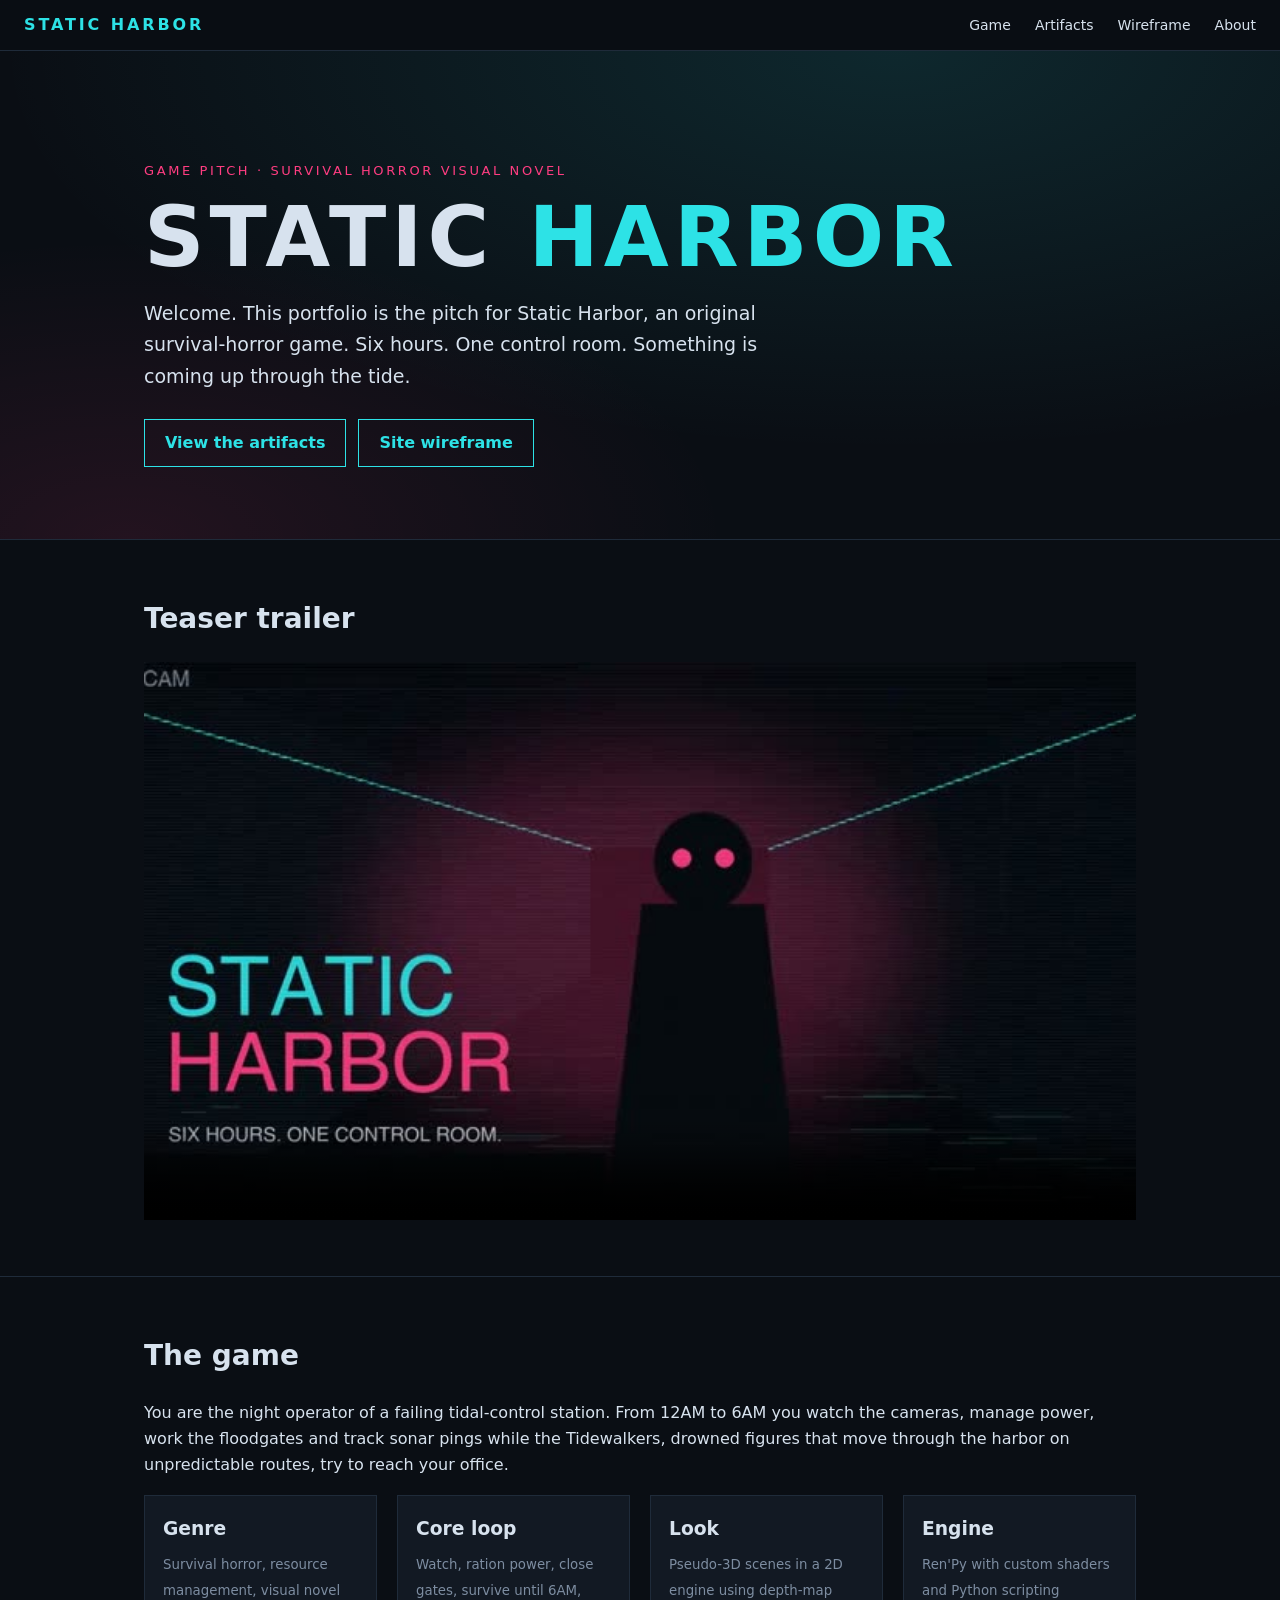
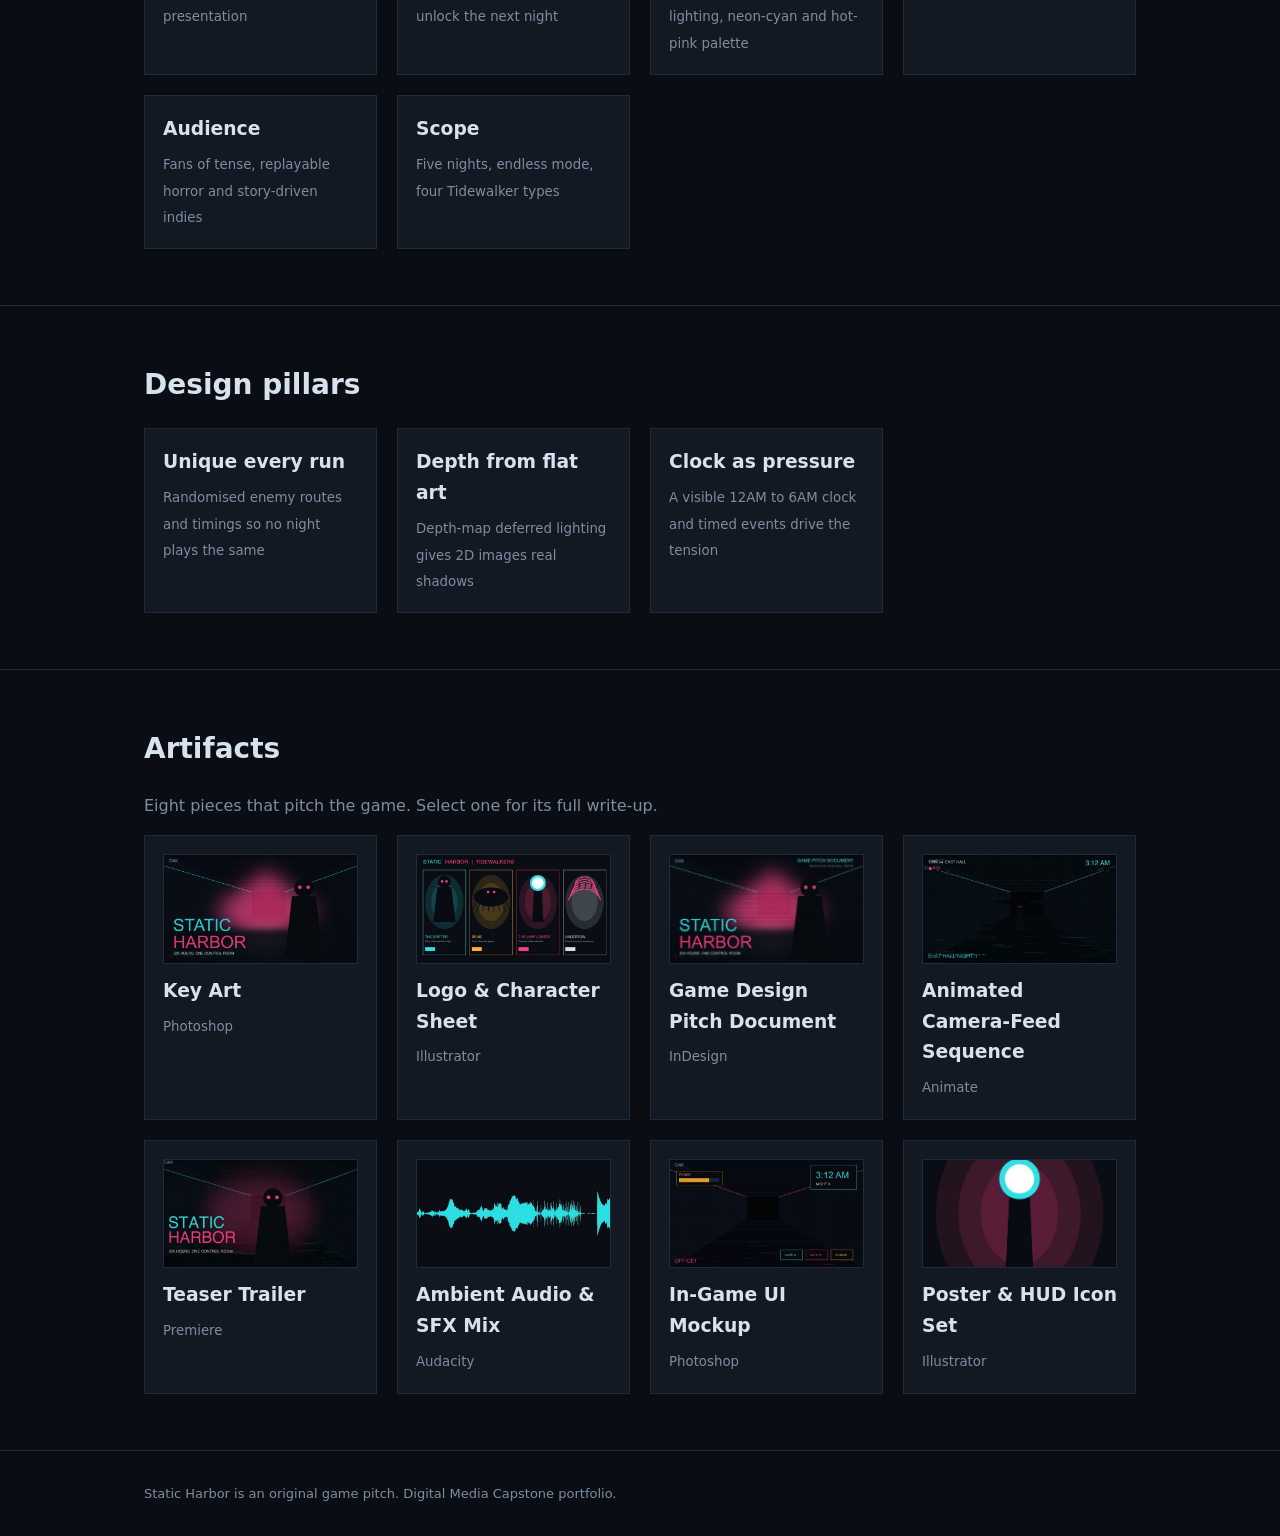
<file: index.html>
<!doctype html><html lang="en"><head><meta charset="utf-8"><meta name="viewport" content="width=device-width,initial-scale=1">
<title>Static Harbor</title><link rel="stylesheet" href="style.css"></head><body><header class="nav"><a class="logo" href="index.html">STATIC HARBOR</a><span class="sp"></span>
<a class="l" href="index.html#about">Game</a><a class="l" href="artifacts.html">Artifacts</a><a class="l" href="wireframe.html">Wireframe</a><a class="l" href="about.html">About</a></header>
<div class="hero"><div class="wrap"><p class="tag">Game pitch · Survival horror visual novel</p>
<h1>STATIC <span>HARBOR</span></h1>
<p class="lead">Welcome. This portfolio is the pitch for Static Harbor, an original survival-horror game. Six hours. One control room. Something is coming up through the tide.</p>
<a class="btn" href="artifacts.html">View the artifacts</a><a class="btn" href="wireframe.html">Site wireframe</a></div></div>
<section id="trailer"><div class="wrap"><h2>Teaser trailer</h2><div class="media"><video src="media/05-trailer.mp4" poster="media/thumbs/05.jpg" controls preload="metadata"></video></div></div></section>
<section id="about"><div class="wrap"><h2>The game</h2>
<p>You are the night operator of a failing tidal-control station. From 12AM to 6AM you watch the cameras, manage power, work the floodgates and track sonar pings while the Tidewalkers, drowned figures that move through the harbor on unpredictable routes, try to reach your office.</p>
<div class="grid">
<div class="card"><h3>Genre</h3><small>Survival horror, resource management, visual novel presentation</small></div>
<div class="card"><h3>Core loop</h3><small>Watch, ration power, close gates, survive until 6AM, unlock the next night</small></div>
<div class="card"><h3>Look</h3><small>Pseudo-3D scenes in a 2D engine using depth-map lighting, neon-cyan and hot-pink palette</small></div>
<div class="card"><h3>Engine</h3><small>Ren'Py with custom shaders and Python scripting</small></div>
<div class="card"><h3>Audience</h3><small>Fans of tense, replayable horror and story-driven indies</small></div>
<div class="card"><h3>Scope</h3><small>Five nights, endless mode, four Tidewalker types</small></div>
</div></div></section>
<section><div class="wrap"><h2>Design pillars</h2><div class="grid">
<div class="card"><h3>Unique every run</h3><small>Randomised enemy routes and timings so no night plays the same</small></div>
<div class="card"><h3>Depth from flat art</h3><small>Depth-map deferred lighting gives 2D images real shadows</small></div>
<div class="card"><h3>Clock as pressure</h3><small>A visible 12AM to 6AM clock and timed events drive the tension</small></div></div></div></section>
<section id="artifacts"><div class="wrap"><h2>Artifacts</h2><p class="meta">Eight pieces that pitch the game. Select one for its full write-up.</p><div class="grid"><a class="card" style="text-decoration:none;color:inherit" href="artifacts.html#a1"><img class="thumb" src="media/thumbs/01.jpg" alt="Key Art" loading="lazy"><h3>Key Art</h3><small>Photoshop</small></a><a class="card" style="text-decoration:none;color:inherit" href="artifacts.html#a2"><img class="thumb" src="media/thumbs/02.jpg" alt="Logo & Character Sheet" loading="lazy"><h3>Logo & Character Sheet</h3><small>Illustrator</small></a><a class="card" style="text-decoration:none;color:inherit" href="artifacts.html#a3"><img class="thumb" src="media/thumbs/03.jpg" alt="Game Design Pitch Document" loading="lazy"><h3>Game Design Pitch Document</h3><small>InDesign</small></a><a class="card" style="text-decoration:none;color:inherit" href="artifacts.html#a4"><img class="thumb" src="media/thumbs/04.jpg" alt="Animated Camera-Feed Sequence" loading="lazy"><h3>Animated Camera-Feed Sequence</h3><small>Animate</small></a><a class="card" style="text-decoration:none;color:inherit" href="artifacts.html#a5"><img class="thumb" src="media/thumbs/05.jpg" alt="Teaser Trailer" loading="lazy"><h3>Teaser Trailer</h3><small>Premiere</small></a><a class="card" style="text-decoration:none;color:inherit" href="artifacts.html#a6"><img class="thumb" src="media/thumbs/06.jpg" alt="Ambient Audio & SFX Mix" loading="lazy"><h3>Ambient Audio & SFX Mix</h3><small>Audacity</small></a><a class="card" style="text-decoration:none;color:inherit" href="artifacts.html#a7"><img class="thumb" src="media/thumbs/07.jpg" alt="In-Game UI Mockup" loading="lazy"><h3>In-Game UI Mockup</h3><small>Photoshop</small></a><a class="card" style="text-decoration:none;color:inherit" href="artifacts.html#a8"><img class="thumb" src="media/thumbs/08.jpg" alt="Poster & HUD Icon Set" loading="lazy"><h3>Poster & HUD Icon Set</h3><small>Illustrator</small></a></div></div></section>
<footer><div class="wrap">Static Harbor is an original game pitch. Digital Media Capstone portfolio.</div></footer></body></html>
</file>
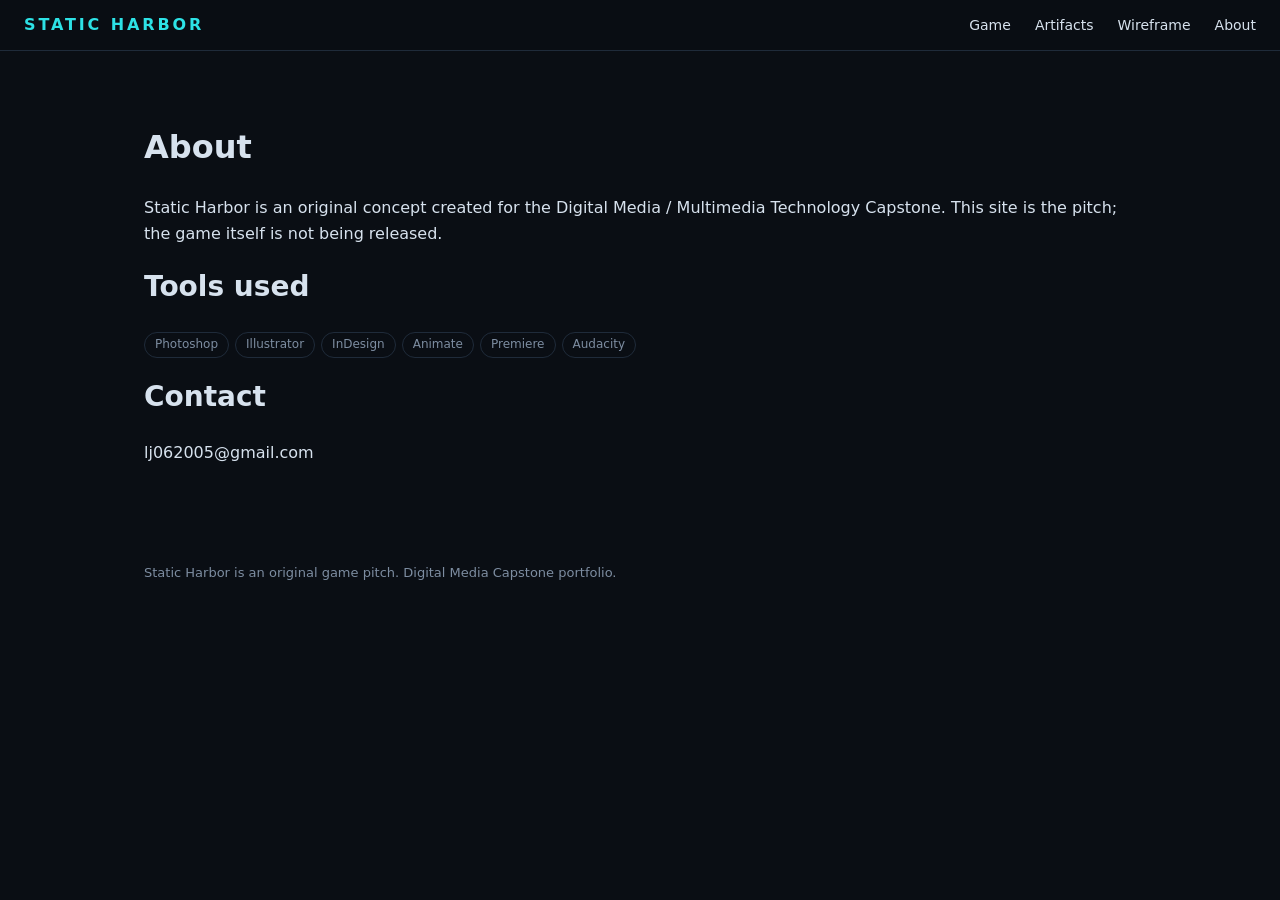
<file: about.html>
<!doctype html><html lang="en"><head><meta charset="utf-8"><meta name="viewport" content="width=device-width,initial-scale=1">
<title>About - Static Harbor</title><link rel="stylesheet" href="style.css"></head><body><header class="nav"><a class="logo" href="index.html">STATIC HARBOR</a><span class="sp"></span>
<a class="l" href="index.html#about">Game</a><a class="l" href="artifacts.html">Artifacts</a><a class="l" href="wireframe.html">Wireframe</a><a class="l" href="about.html">About</a></header><div class="wrap" style="padding:48px 24px"><h1>About</h1>
<p>Static Harbor is an original concept created for the Digital Media / Multimedia Technology Capstone. This site is the pitch; the game itself is not being released.</p>
<h2>Tools used</h2><p><span class="pill">Photoshop</span><span class="pill">Illustrator</span><span class="pill">InDesign</span><span class="pill">Animate</span><span class="pill">Premiere</span><span class="pill">Audacity</span></p>
<h2>Contact</h2><p>lj062005@gmail.com</p></div>
<footer><div class="wrap">Static Harbor is an original game pitch. Digital Media Capstone portfolio.</div></footer></body></html>
</file>
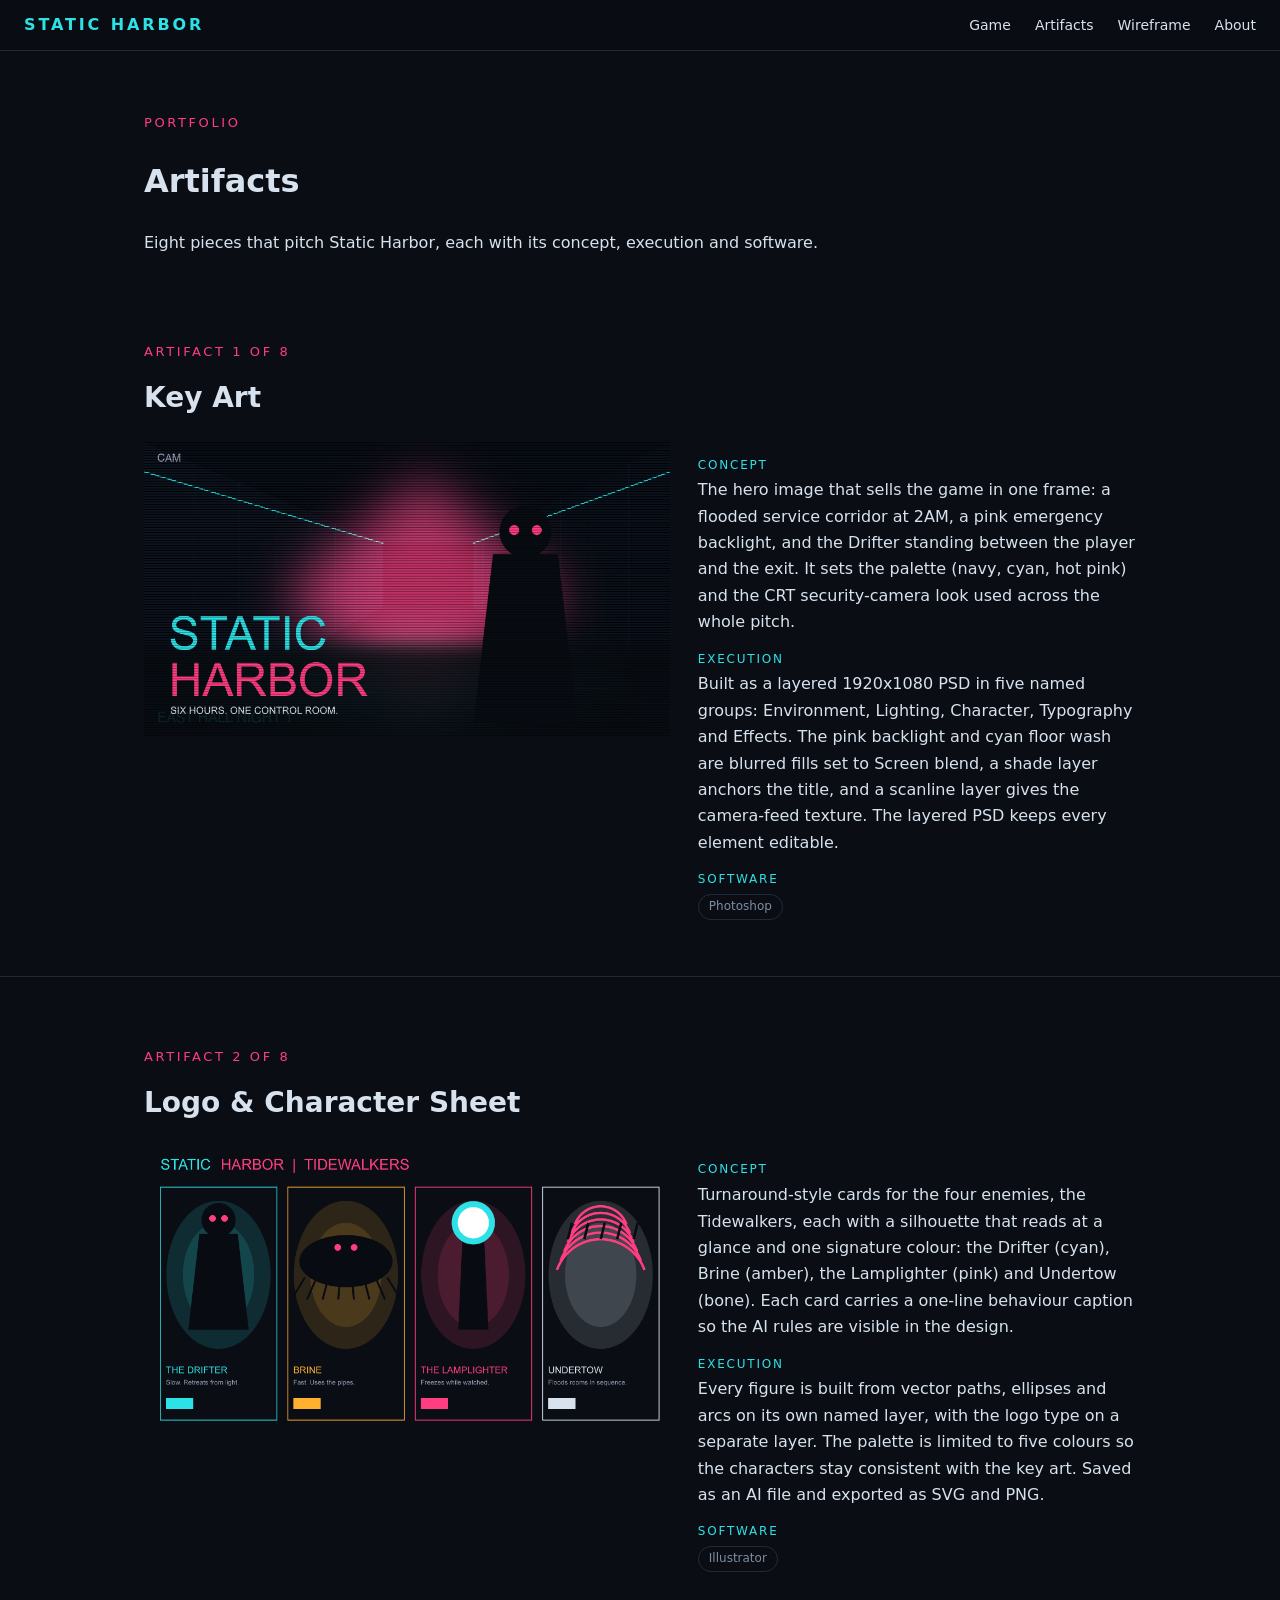
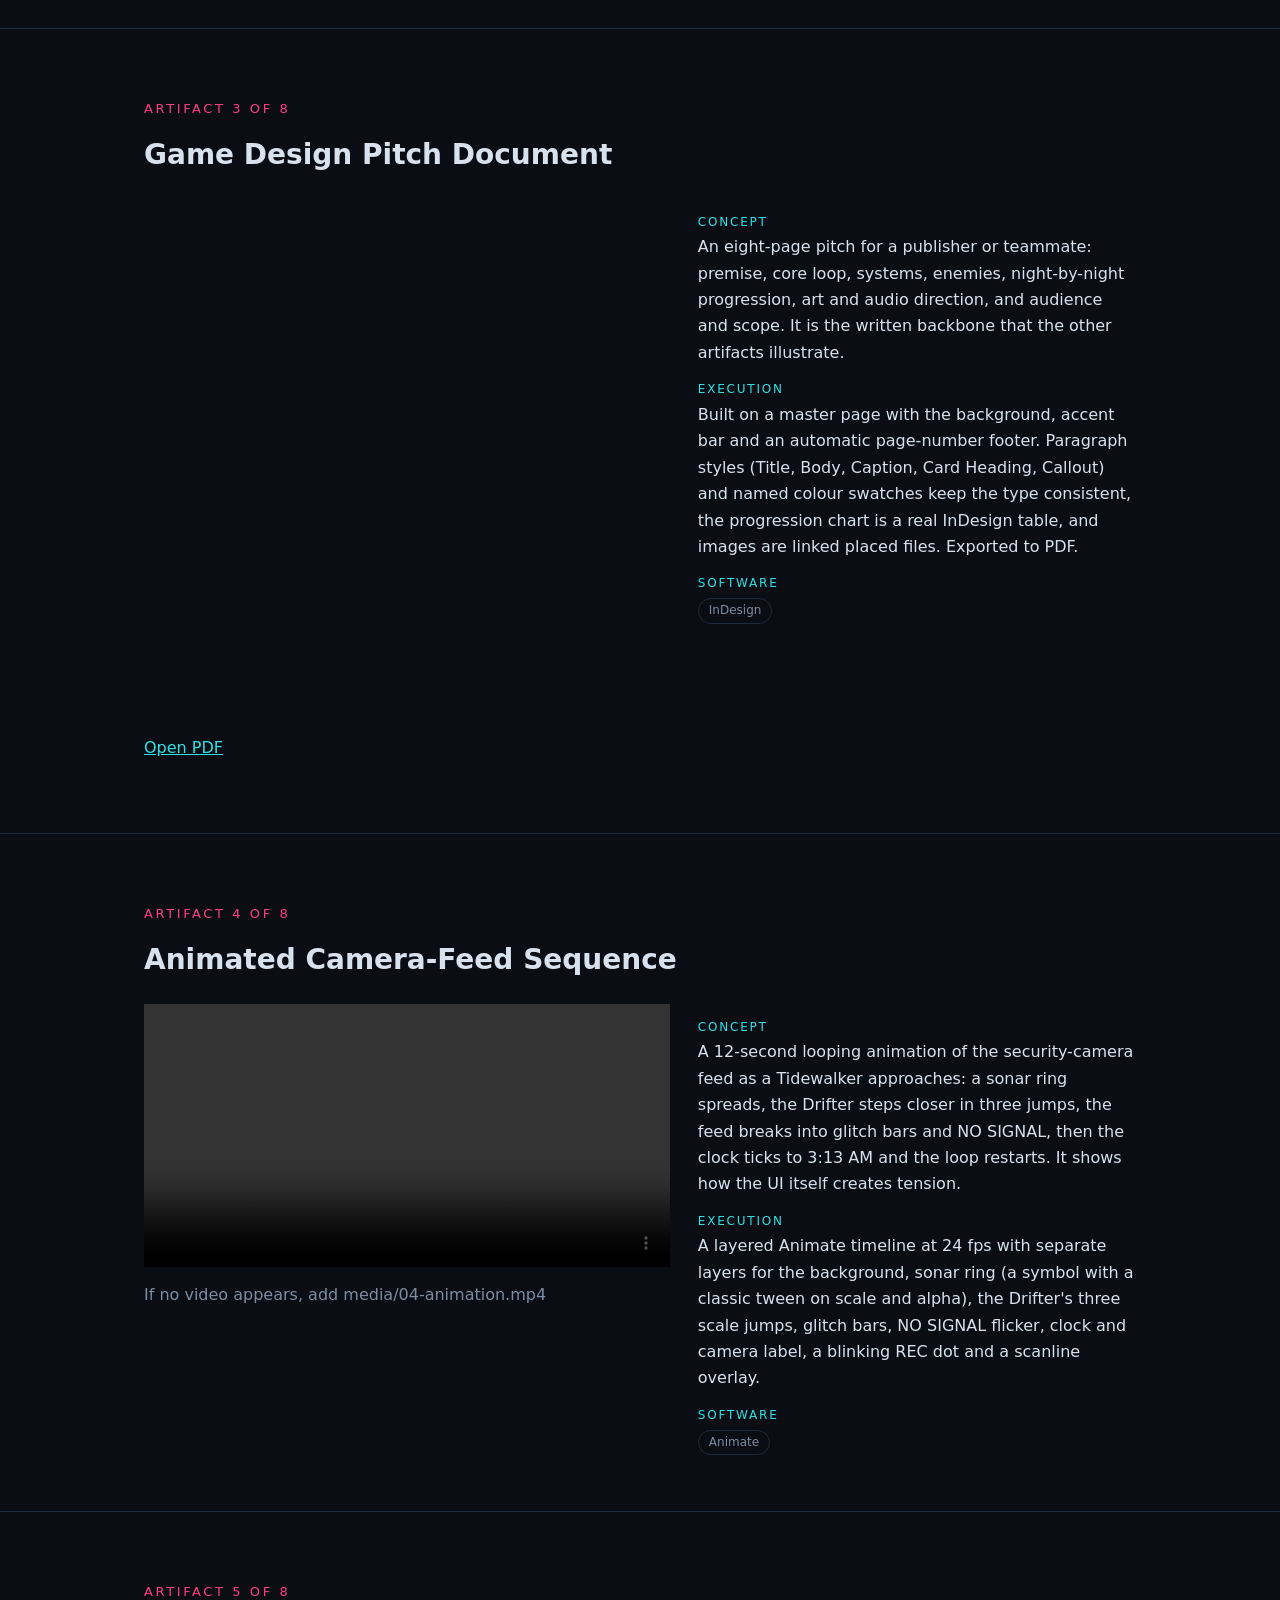
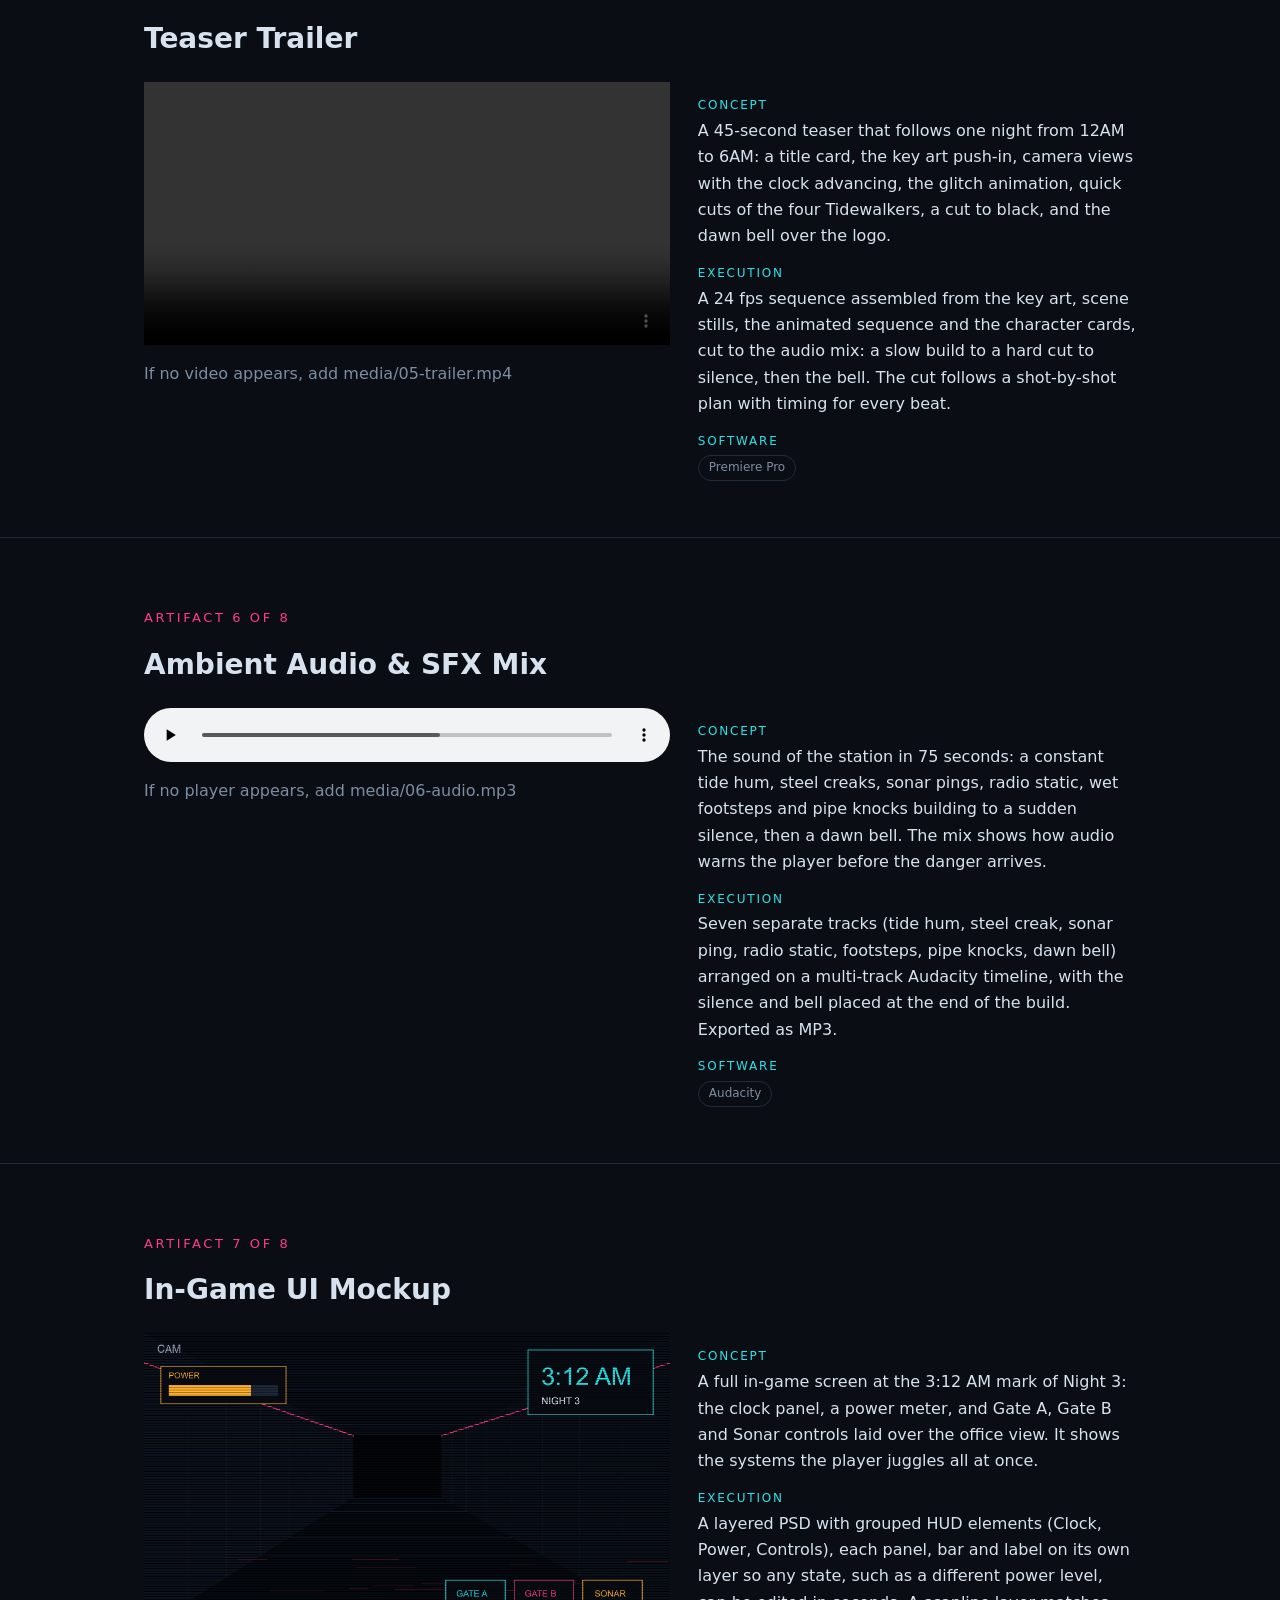
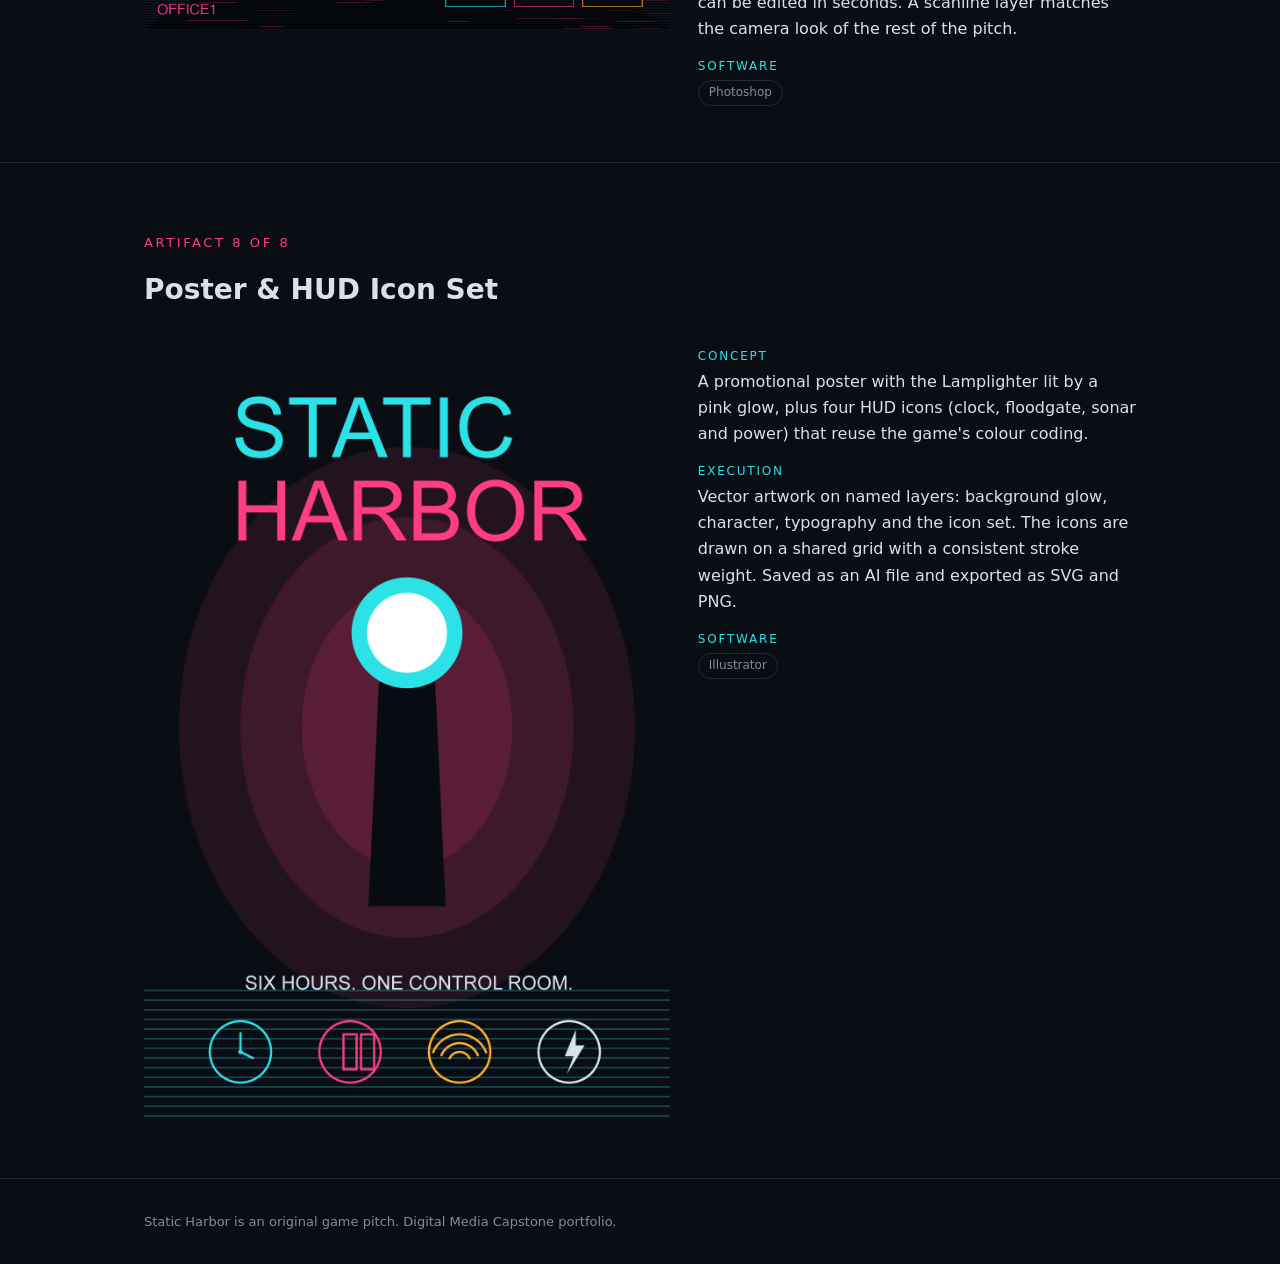
<file: artifacts.html>
<!doctype html><html lang="en"><head><meta charset="utf-8"><meta name="viewport" content="width=device-width,initial-scale=1">
<title>Artifacts - Static Harbor</title><link rel="stylesheet" href="style.css"></head><body><header class="nav"><a class="logo" href="index.html">STATIC HARBOR</a><span class="sp"></span>
<a class="l" href="index.html#about">Game</a><a class="l" href="artifacts.html">Artifacts</a><a class="l" href="wireframe.html">Wireframe</a><a class="l" href="about.html">About</a></header><div class="wrap" style="padding-top:48px"><p class="tag">Portfolio</p><h1>Artifacts</h1><p>Eight pieces that pitch Static Harbor, each with its concept, execution and software.</p></div><section id="a1"><div class="wrap"><p class="tag">Artifact 1 of 8</p><h2>Key Art</h2>
<div class="art"><div class="media"><img src="media/01-key-art.jpg" alt="Key Art" onerror="this.outerHTML='<div class=ph>Add media/01-key-art.jpg</div>'"></div>
<dl><dt>Concept</dt><dd>The hero image that sells the game in one frame: a flooded service corridor at 2AM, a pink emergency backlight, and the Drifter standing between the player and the exit. It sets the palette (navy, cyan, hot pink) and the CRT security-camera look used across the whole pitch.</dd><dt>Execution</dt><dd>Built as a layered 1920x1080 PSD in five named groups: Environment, Lighting, Character, Typography and Effects. The pink backlight and cyan floor wash are blurred fills set to Screen blend, a shade layer anchors the title, and a scanline layer gives the camera-feed texture. The layered PSD keeps every element editable.</dd><dt>Software</dt><dd><span class="pill">Photoshop</span></dd></dl></div></div></section><section id="a2"><div class="wrap"><p class="tag">Artifact 2 of 8</p><h2>Logo & Character Sheet</h2>
<div class="art"><div class="media"><img src="media/02-character-sheet.png" alt="Logo &amp; Character Sheet" onerror="this.outerHTML='<div class=ph>Add media/02-character-sheet.png</div>'"></div>
<dl><dt>Concept</dt><dd>Turnaround-style cards for the four enemies, the Tidewalkers, each with a silhouette that reads at a glance and one signature colour: the Drifter (cyan), Brine (amber), the Lamplighter (pink) and Undertow (bone). Each card carries a one-line behaviour caption so the AI rules are visible in the design.</dd><dt>Execution</dt><dd>Every figure is built from vector paths, ellipses and arcs on its own named layer, with the logo type on a separate layer. The palette is limited to five colours so the characters stay consistent with the key art. Saved as an AI file and exported as SVG and PNG.</dd><dt>Software</dt><dd><span class="pill">Illustrator</span></dd></dl></div></div></section><section id="a3"><div class="wrap"><p class="tag">Artifact 3 of 8</p><h2>Game Design Pitch Document</h2>
<div class="art"><div class="media"><iframe src="media/03-pitch-doc.pdf" height="520" title="Game Design Pitch Document"></iframe><p><a href="media/03-pitch-doc.pdf">Open PDF</a></p></div>
<dl><dt>Concept</dt><dd>An eight-page pitch for a publisher or teammate: premise, core loop, systems, enemies, night-by-night progression, art and audio direction, and audience and scope. It is the written backbone that the other artifacts illustrate.</dd><dt>Execution</dt><dd>Built on a master page with the background, accent bar and an automatic page-number footer. Paragraph styles (Title, Body, Caption, Card Heading, Callout) and named colour swatches keep the type consistent, the progression chart is a real InDesign table, and images are linked placed files. Exported to PDF.</dd><dt>Software</dt><dd><span class="pill">InDesign</span></dd></dl></div></div></section><section id="a4"><div class="wrap"><p class="tag">Artifact 4 of 8</p><h2>Animated Camera-Feed Sequence</h2>
<div class="art"><div class="media"><video src="media/04-animation.mp4" controls preload="metadata"></video><p class="meta">If no video appears, add media/04-animation.mp4</p></div>
<dl><dt>Concept</dt><dd>A 12-second looping animation of the security-camera feed as a Tidewalker approaches: a sonar ring spreads, the Drifter steps closer in three jumps, the feed breaks into glitch bars and NO SIGNAL, then the clock ticks to 3:13 AM and the loop restarts. It shows how the UI itself creates tension.</dd><dt>Execution</dt><dd>A layered Animate timeline at 24 fps with separate layers for the background, sonar ring (a symbol with a classic tween on scale and alpha), the Drifter's three scale jumps, glitch bars, NO SIGNAL flicker, clock and camera label, a blinking REC dot and a scanline overlay.</dd><dt>Software</dt><dd><span class="pill">Animate</span></dd></dl></div></div></section><section id="a5"><div class="wrap"><p class="tag">Artifact 5 of 8</p><h2>Teaser Trailer</h2>
<div class="art"><div class="media"><video src="media/05-trailer.mp4" controls preload="metadata"></video><p class="meta">If no video appears, add media/05-trailer.mp4</p></div>
<dl><dt>Concept</dt><dd>A 45-second teaser that follows one night from 12AM to 6AM: a title card, the key art push-in, camera views with the clock advancing, the glitch animation, quick cuts of the four Tidewalkers, a cut to black, and the dawn bell over the logo.</dd><dt>Execution</dt><dd>A 24 fps sequence assembled from the key art, scene stills, the animated sequence and the character cards, cut to the audio mix: a slow build to a hard cut to silence, then the bell. The cut follows a shot-by-shot plan with timing for every beat.</dd><dt>Software</dt><dd><span class="pill">Premiere Pro</span></dd></dl></div></div></section><section id="a6"><div class="wrap"><p class="tag">Artifact 6 of 8</p><h2>Ambient Audio & SFX Mix</h2>
<div class="art"><div class="media"><audio src="media/06-audio.mp3" controls></audio><p class="meta">If no player appears, add media/06-audio.mp3</p></div>
<dl><dt>Concept</dt><dd>The sound of the station in 75 seconds: a constant tide hum, steel creaks, sonar pings, radio static, wet footsteps and pipe knocks building to a sudden silence, then a dawn bell. The mix shows how audio warns the player before the danger arrives.</dd><dt>Execution</dt><dd>Seven separate tracks (tide hum, steel creak, sonar ping, radio static, footsteps, pipe knocks, dawn bell) arranged on a multi-track Audacity timeline, with the silence and bell placed at the end of the build. Exported as MP3.</dd><dt>Software</dt><dd><span class="pill">Audacity</span></dd></dl></div></div></section><section id="a7"><div class="wrap"><p class="tag">Artifact 7 of 8</p><h2>In-Game UI Mockup</h2>
<div class="art"><div class="media"><img src="media/07-ui-mockup.png" alt="In-Game UI Mockup" onerror="this.outerHTML='<div class=ph>Add media/07-ui-mockup.png</div>'"></div>
<dl><dt>Concept</dt><dd>A full in-game screen at the 3:12 AM mark of Night 3: the clock panel, a power meter, and Gate A, Gate B and Sonar controls laid over the office view. It shows the systems the player juggles all at once.</dd><dt>Execution</dt><dd>A layered PSD with grouped HUD elements (Clock, Power, Controls), each panel, bar and label on its own layer so any state, such as a different power level, can be edited in seconds. A scanline layer matches the camera look of the rest of the pitch.</dd><dt>Software</dt><dd><span class="pill">Photoshop</span></dd></dl></div></div></section><section id="a8"><div class="wrap"><p class="tag">Artifact 8 of 8</p><h2>Poster & HUD Icon Set</h2>
<div class="art"><div class="media"><img src="media/08-poster.png" alt="Poster &amp; HUD Icon Set" onerror="this.outerHTML='<div class=ph>Add media/08-poster.png</div>'"></div>
<dl><dt>Concept</dt><dd>A promotional poster with the Lamplighter lit by a pink glow, plus four HUD icons (clock, floodgate, sonar and power) that reuse the game's colour coding.</dd><dt>Execution</dt><dd>Vector artwork on named layers: background glow, character, typography and the icon set. The icons are drawn on a shared grid with a consistent stroke weight. Saved as an AI file and exported as SVG and PNG.</dd><dt>Software</dt><dd><span class="pill">Illustrator</span></dd></dl></div></div></section>
<footer><div class="wrap">Static Harbor is an original game pitch. Digital Media Capstone portfolio.</div></footer></body></html>
</file>
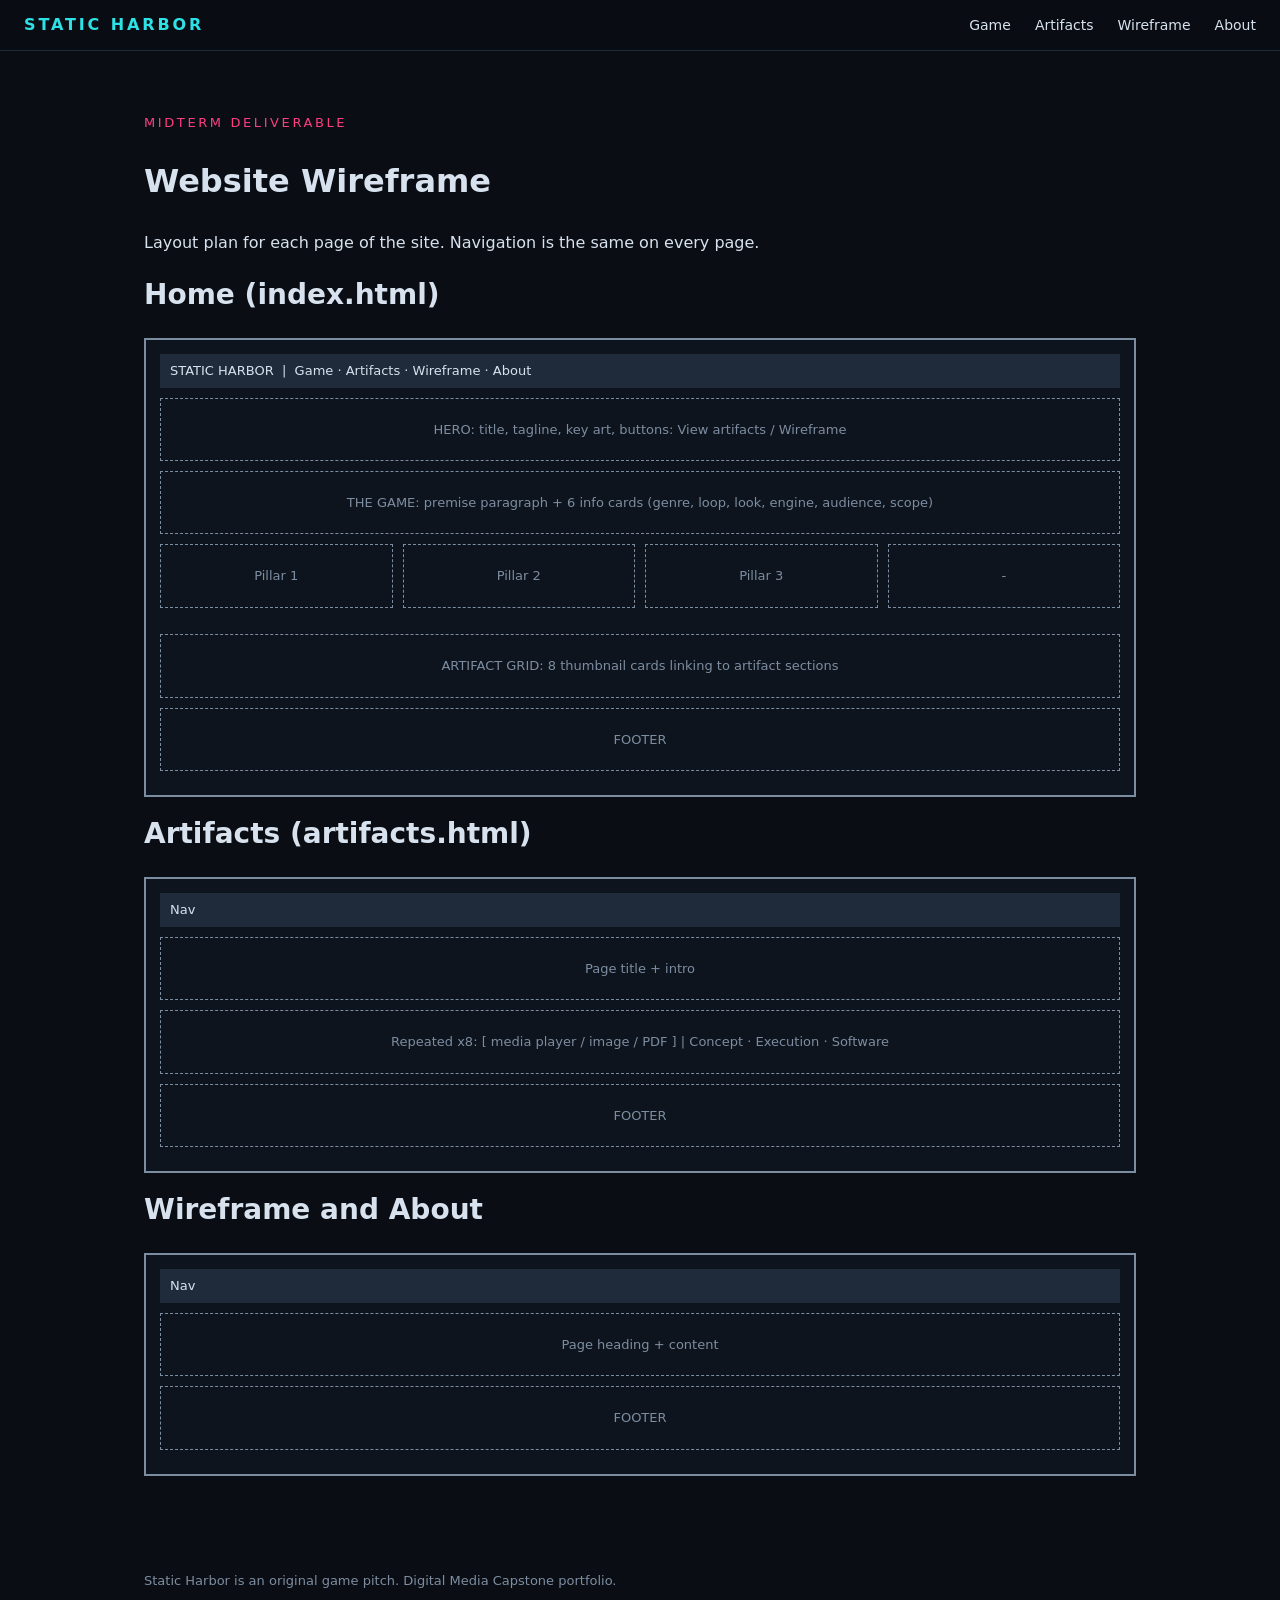
<file: wireframe.html>
<!doctype html><html lang="en"><head><meta charset="utf-8"><meta name="viewport" content="width=device-width,initial-scale=1">
<title>Wireframe - Static Harbor</title><link rel="stylesheet" href="style.css"></head><body><header class="nav"><a class="logo" href="index.html">STATIC HARBOR</a><span class="sp"></span>
<a class="l" href="index.html#about">Game</a><a class="l" href="artifacts.html">Artifacts</a><a class="l" href="wireframe.html">Wireframe</a><a class="l" href="about.html">About</a></header><div class="wrap" style="padding:48px 24px"><p class="tag">Midterm deliverable</p><h1>Website Wireframe</h1>
<p>Layout plan for each page of the site. Navigation is the same on every page.</p>
<h2>Home (index.html)</h2><div class="wf"><div class="bar">STATIC HARBOR &nbsp;|&nbsp; Game · Artifacts · Wireframe · About</div>
<div class="blk">HERO: title, tagline, key art, buttons: View artifacts / Wireframe</div><div class="blk">THE GAME: premise paragraph + 6 info cards (genre, loop, look, engine, audience, scope)</div>
<div class="row"><div>Pillar 1</div><div>Pillar 2</div><div>Pillar 3</div><div>-</div></div><br>
<div class="blk">ARTIFACT GRID: 8 thumbnail cards linking to artifact sections</div><div class="blk">FOOTER</div></div>
<h2>Artifacts (artifacts.html)</h2><div class="wf"><div class="bar">Nav</div><div class="blk">Page title + intro</div>
<div class="blk">Repeated x8: [ media player / image / PDF ]  |  Concept · Execution · Software</div><div class="blk">FOOTER</div></div>
<h2>Wireframe and About</h2><div class="wf"><div class="bar">Nav</div><div class="blk">Page heading + content</div><div class="blk">FOOTER</div></div></div>
<footer><div class="wrap">Static Harbor is an original game pitch. Digital Media Capstone portfolio.</div></footer></body></html>
</file>
<file: style.css>
:root{--bg:#0a0e14;--panel:#121923;--line:#1f2b3a;--text:#d7e2ee;--dim:#7d8da1;--neon:#2de2e6;--hot:#ff3d81}
*{box-sizing:border-box}
body{margin:0;background:var(--bg);color:var(--text);font:16px/1.65 system-ui,-apple-system,Segoe UI,sans-serif}
a{color:var(--neon)}
header.nav{position:sticky;top:0;z-index:5;background:#0a0e14ee;backdrop-filter:blur(6px);border-bottom:1px solid var(--line);display:flex;flex-wrap:wrap;gap:8px 24px;align-items:center;padding:12px 24px}
.nav .logo{font-weight:800;letter-spacing:.18em;color:var(--neon);text-decoration:none}
.nav a.l{color:var(--text);text-decoration:none;font-size:14px}
.nav a.l:hover{color:var(--neon)}
.nav .sp{flex:1}
.wrap{max-width:1040px;margin:0 auto;padding:0 24px}
.hero{padding:96px 0 72px;border-bottom:1px solid var(--line);background:radial-gradient(900px 400px at 70% 0,#2de2e61f,transparent),radial-gradient(600px 300px at 10% 100%,#ff3d811a,transparent)}
.hero h1{font-size:clamp(40px,8vw,84px);line-height:1;margin:0 0 16px;letter-spacing:.06em}
.hero h1 span{color:var(--neon)}
.tag{color:var(--hot);letter-spacing:.2em;font-size:13px;text-transform:uppercase}
.hero p.lead{max-width:640px;font-size:19px;color:var(--text)}
.btn{display:inline-block;margin:8px 12px 0 0;padding:10px 20px;border:1px solid var(--neon);color:var(--neon);text-decoration:none;font-weight:600}
.btn:hover{background:var(--neon);color:#001}
section{padding:56px 0;border-bottom:1px solid var(--line)}
h2{font-size:28px;margin:0 0 20px}
h3{margin:0 0 6px}
.grid{display:grid;gap:20px;grid-template-columns:repeat(auto-fill,minmax(230px,1fr))}
.card{background:var(--panel);border:1px solid var(--line);padding:18px}
.card small,.meta{color:var(--dim)}
.ph{aspect-ratio:16/9;background:repeating-linear-gradient(45deg,#101822,#101822 12px,#0d141d 12px,#0d141d 24px);border:1px dashed var(--line);display:flex;align-items:center;justify-content:center;color:var(--dim);font-size:13px;margin-bottom:12px;text-align:center;padding:8px}
.media img,.media video,.media audio,.media iframe{width:100%;border:0;display:block}
.art{display:grid;gap:28px;grid-template-columns:1.2fr 1fr;align-items:start}
@media(max-width:760px){.art{grid-template-columns:1fr}}
dl{margin:0}dt{color:var(--neon);font-size:12px;letter-spacing:.15em;text-transform:uppercase;margin-top:14px}dd{margin:2px 0 0}
.pill{display:inline-block;border:1px solid var(--line);padding:2px 10px;border-radius:99px;font-size:12px;color:var(--dim);margin-right:6px}
footer{padding:32px 0;color:var(--dim);font-size:13px}
.wf{border:2px solid var(--dim);padding:14px;margin:14px 0;background:#0d141d}
.wf .bar{background:var(--line);padding:6px 10px;margin-bottom:10px;font-size:13px}
.wf .row{display:grid;gap:10px;grid-template-columns:repeat(4,1fr)}
.wf .row div,.wf .blk{border:1px dashed var(--dim);padding:20px 8px;text-align:center;color:var(--dim);font-size:13px}
.wf .blk{margin-bottom:10px}
.thumb{width:100%;aspect-ratio:16/9;object-fit:cover;display:block;margin-bottom:12px;border:1px solid var(--line)}
a.card:hover{border-color:var(--neon)}
</file>
